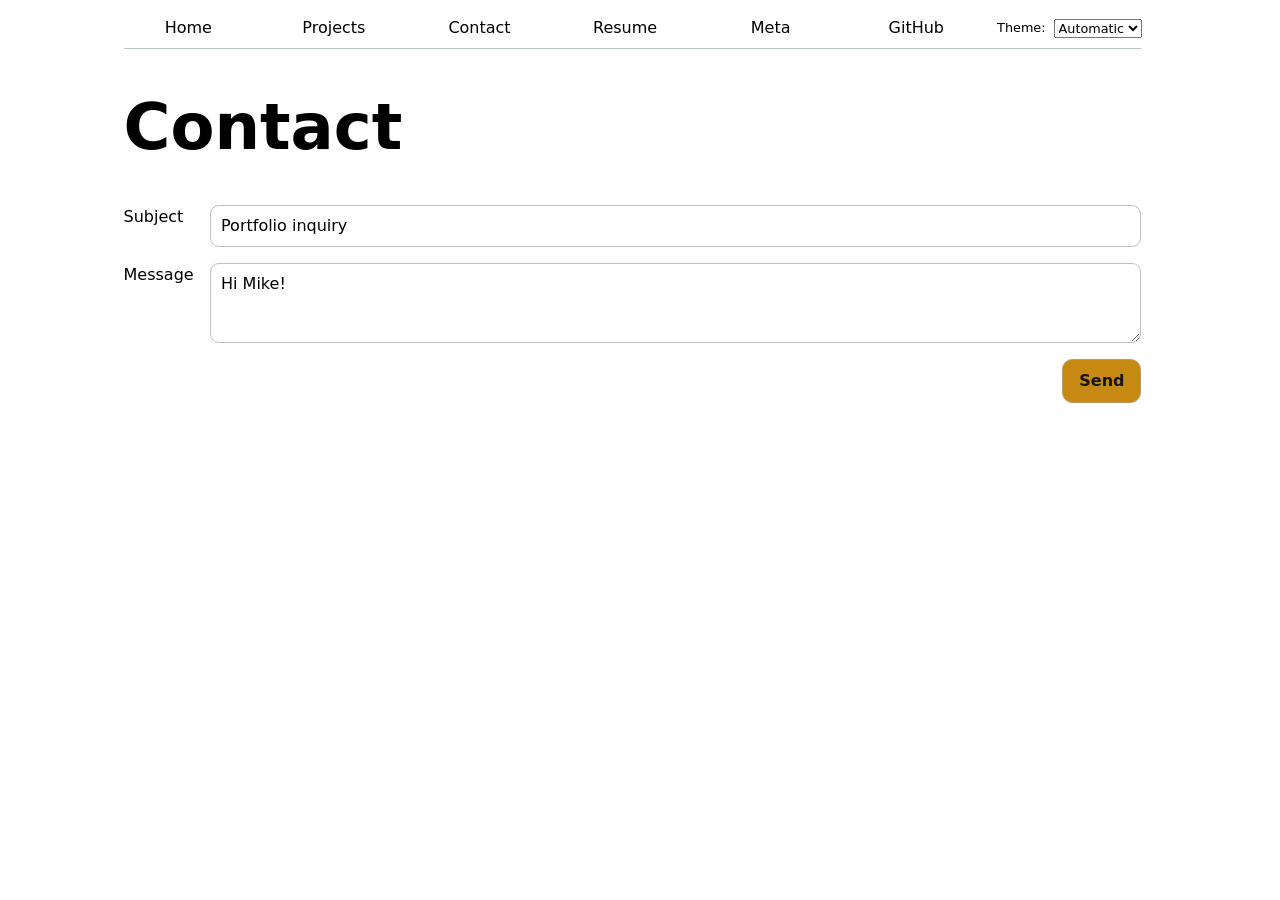
<file: contact/index.html>
<!DOCTYPE html>
<html lang="en">

<head>
    <meta charset="UTF-8">
    <meta name="viewport" content="width=device-width, initial-scale=1.0">
    <title>Contact</title>
    <link rel="stylesheet" href="../style.css">
</head>

<body>
    <h1>Contact</h1>
    <form action="mailto:mikeleeflame@gmail.com" method="GET">
        <label>
            Subject
            <input name="subject" value="Portfolio inquiry">
        </label>
        <label>
            Message
            <textarea name="body" rows="1">Hi Mike!</textarea>
        </label>
        <button>Send</button>
    </form>
    <script type="module" src="../global.js"></script>
</body>

</html>
</file>
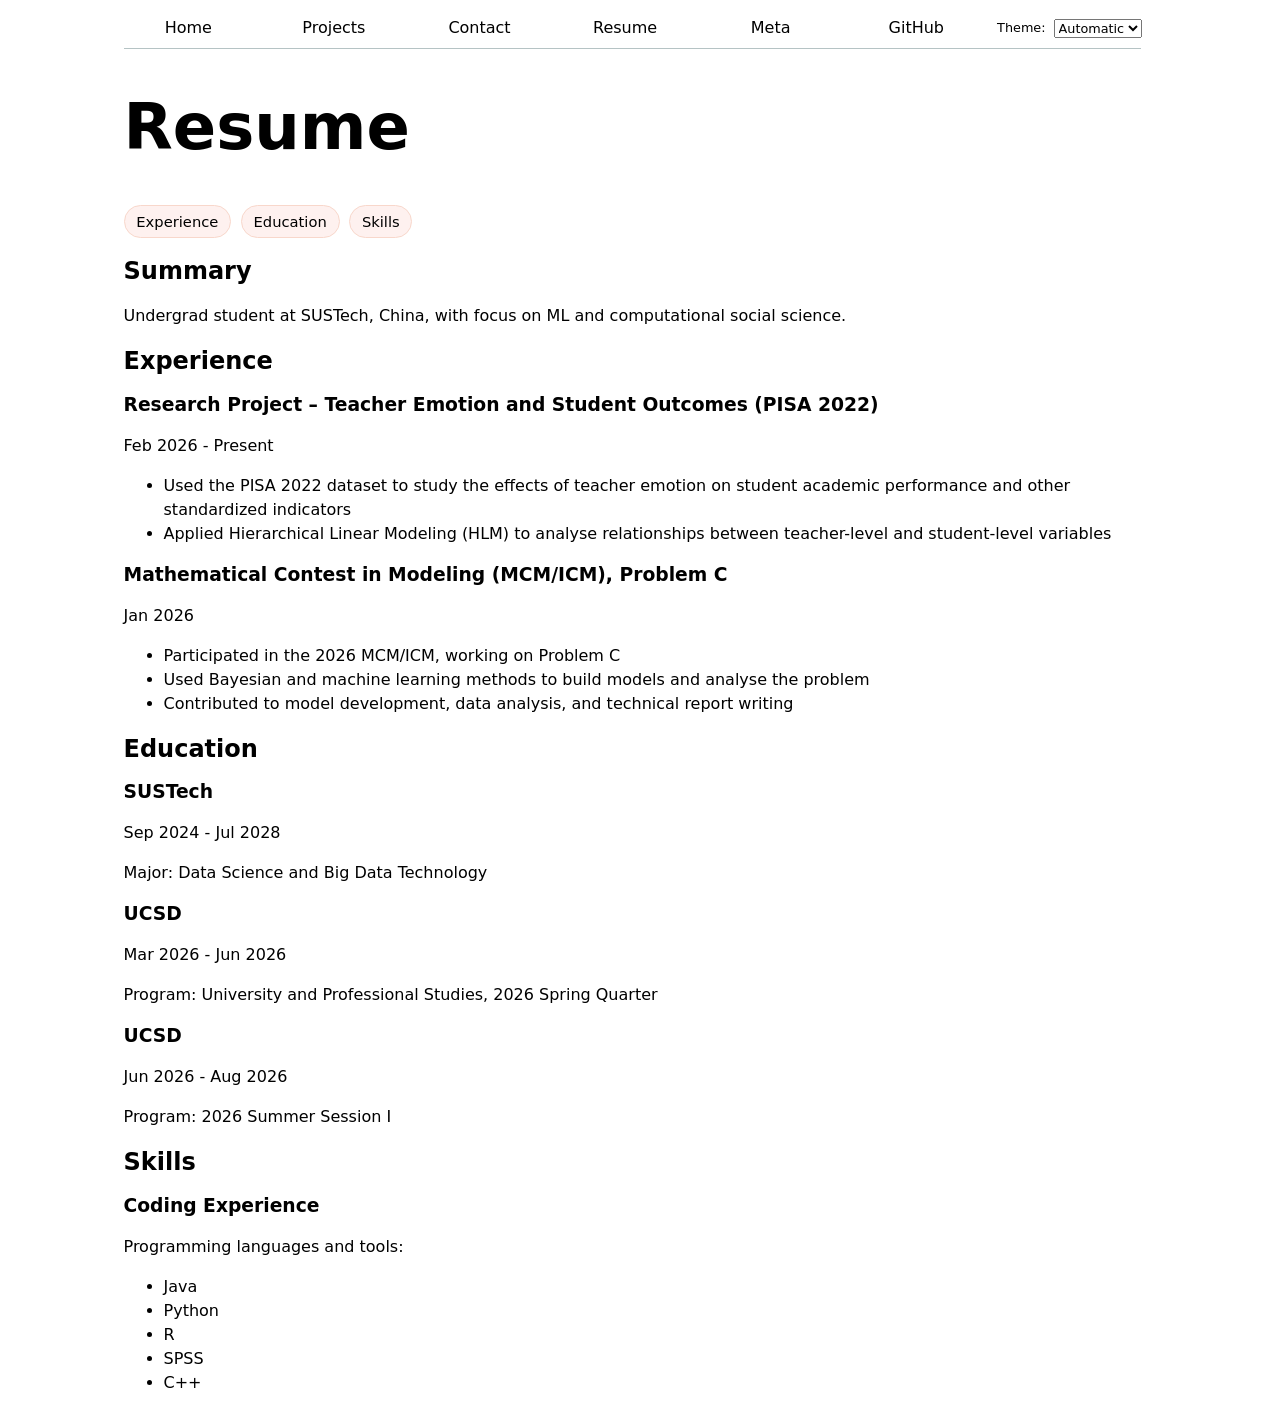
<file: resume/index.html>
<!DOCTYPE html>
<html lang="en">

<head>
    <meta charset="UTF-8">
    <meta name="viewport" content="width=device-width, initial-scale=1.0">
    <title>Resume</title>
    <link rel="stylesheet" href="../style.css">
</head>

<body>
    <header>
        <h1>Resume</h1>
        <p class="section-links">
            <a href="#experience">Experience</a>
            <a href="#education">Education</a>
            <a href="#skills">Skills</a>
        </p>
    </header>

    <section id="summary" aria-labelledby="summary-heading">
        <header>
            <h2 id="summary-heading">Summary</h2>
        </header>
        <p>Undergrad student at SUSTech, China, with focus on ML and computational social science.</p>
    </section>

    <section id="experience" aria-labelledby="experience-heading">
        <header>
            <h2 id="experience-heading">Experience</h2>
        </header>

        <article>
            <header>
                <h3>Research Project – Teacher Emotion and Student Outcomes (PISA 2022)</h3>
                <p>
                    <time datetime="2026-02">Feb 2026</time>
                    -
                    <time>Present</time>
                </p>
            </header>
            <ul>
                <li>Used the PISA 2022 dataset to study the effects of teacher emotion on student academic performance
                    and other standardized indicators</li>
                <li>Applied Hierarchical Linear Modeling (HLM) to analyse relationships between teacher-level and
                    student-level variables</li>
            </ul>
        </article>

        <article>
            <header>
                <h3>Mathematical Contest in Modeling (MCM/ICM), Problem C</h3>
                <p>
                    <time datetime="2026-01">Jan 2026</time>
                </p>
            </header>
            <ul>
                <li>Participated in the 2026 MCM/ICM, working on Problem C</li>
                <li>Used Bayesian and machine learning methods to build models and analyse the problem</li>
                <li>Contributed to model development, data analysis, and technical report writing</li>
            </ul>
        </article>
    </section>

    <section id="education" aria-labelledby="education-heading">
        <header>
            <h2 id="education-heading">Education</h2>
        </header>

        <article>
            <header>
                <h3>SUSTech</h3>
                <p>
                    <time datetime="2024-09">Sep 2024</time>
                    -
                    <time datetime="2028-07">Jul 2028</time>
                </p>
            </header>
            <p>Major: Data Science and Big Data Technology</p>
        </article>

        <article>
            <header>
                <h3>UCSD</h3>
                <p>
                    <time datetime="2026-03">Mar 2026</time>
                    -
                    <time datetime="2026-08">Jun 2026</time>
                </p>
            </header>
            <p>Program: University and Professional Studies, 2026 Spring Quarter</p>
        </article>

        <article>
            <header>
                <h3>UCSD</h3>
                <p>
                    <time datetime="2026-03">Jun 2026</time>
                    -
                    <time datetime="2026-08">Aug 2026</time>
                </p>
            </header>
            <p>Program: 2026 Summer Session I</p>
        </article>
    </section>

    <section id="skills" aria-labelledby="skills-heading">
        <header>
            <h2 id="skills-heading">Skills</h2>
        </header>
        <h3>Coding Experience</h3>
        <p>Programming languages and tools:</p>
        <ul>
            <li>Java</li>
            <li>Python</li>
            <li>R</li>
            <li>SPSS</li>
            <li>C++</li>
        </ul>
    </section>
    <script type="module" src="../global.js"></script>
</body>

</html>
</file>
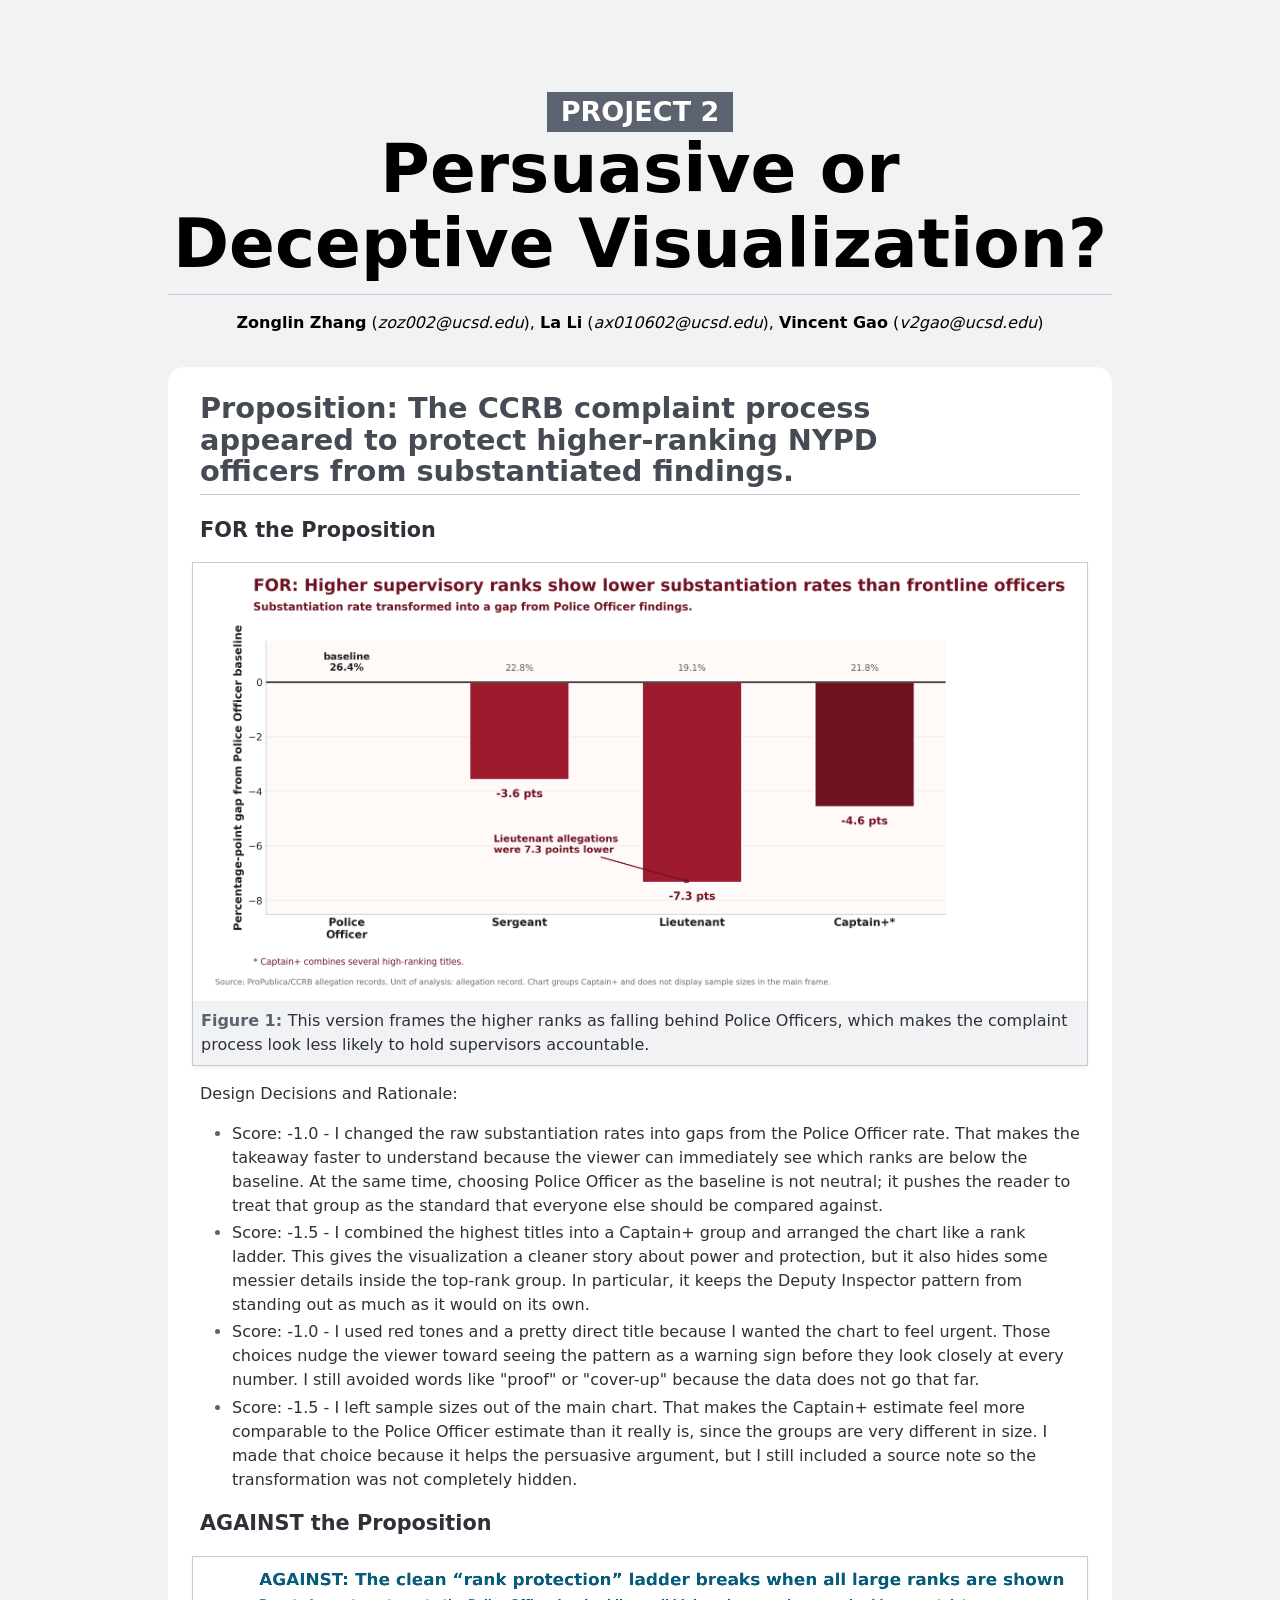
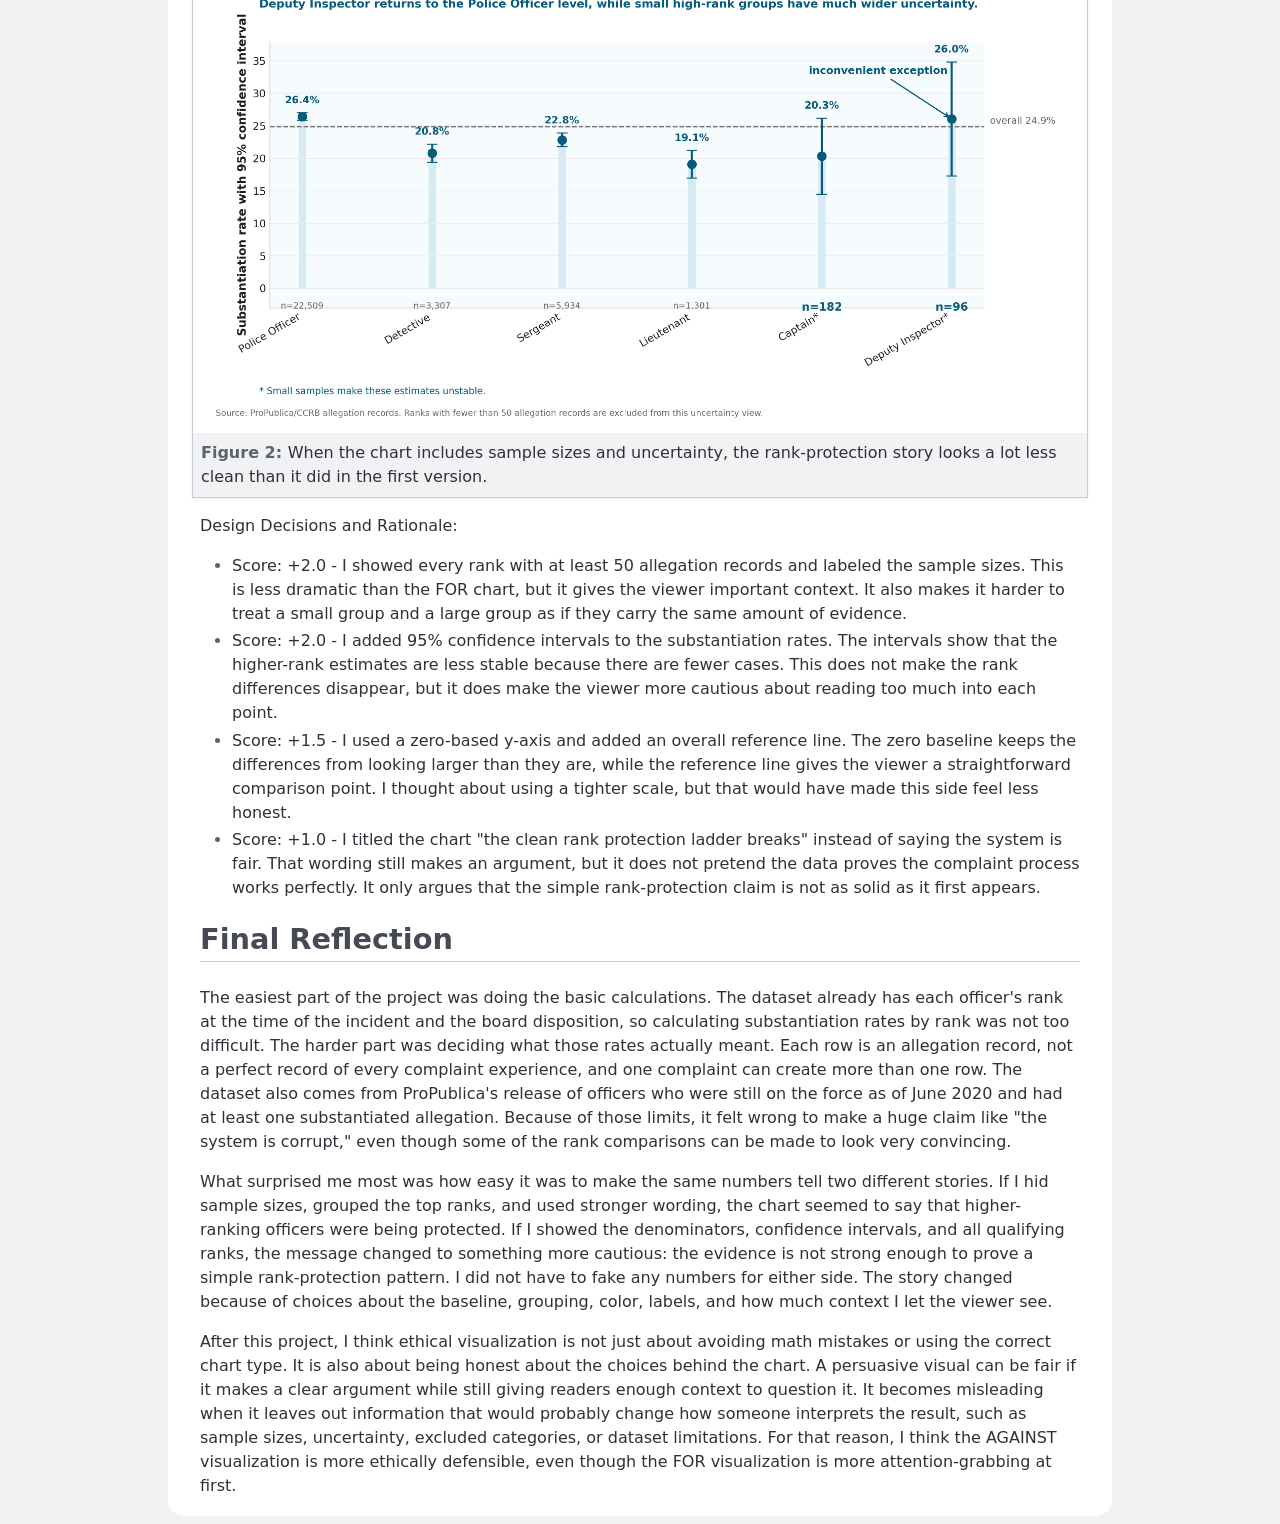
<file: projects/dsc106 proj2/index.html>
<!doctype html>
<html lang="en">

<head>
    <title>Project 2 Report</title>
    <style>
        :root {
            --color-neutral-95: hsl(220 10% 95%);
            --color-neutral-90: hsl(220 10% 90%);
            --color-neutral-80: hsl(220 10% 80%);
            --color-neutral-70: hsl(220 10% 70%);
            --color-neutral-60: hsl(220 10% 60%);
            --color-neutral-50: hsl(220 10% 50%);
            --color-neutral-40: hsl(220 10% 40%);
            --color-neutral-30: hsl(220 10% 30%);
            --color-neutral-20: hsl(220 10% 20%);
            --color-neutral-10: hsl(220 10% 10%);
        }

        html {
            font: 100%/1.5 system-ui;
            counter-reset: figure;
            background: var(--color-neutral-95);
            max-width: min(75vw, 80em);
            margin: 0 auto;
        }

        /* Headings */

        h1,
        h2,
        h3,
        h4,
        h5,
        h6 {
            line-height: 1.1;
            font-weight: 600;
            text-wrap: balance;
        }

        h1,
        h2 {
            border-bottom: 1px solid var(--color-neutral-80);
            padding-bottom: 0.2em;
        }

        h1 {
            margin-block: 1em 0.5rem;
            font-size: clamp(2.5em, 150% + 2vh + 2vw, 10vmin);
            font-weight: 800;

            small {
                display: block;
                width: fit-content;
                padding: 0.2em 0.5em;
                margin-inline: auto;
                color: white;
                background: var(--color-neutral-40);
                font-size: 40%;
                text-transform: uppercase;
                white-space: nowrap;
            }
        }

        h2 {
            font-size: 180%;
            color: var(--color-neutral-30);
        }

        h3 {
            font-size: 130%;
        }

        /* Lists */

        ul,
        ol {
            padding-inline-start: 2em;
        }

        li {
            &::marker {
                color: var(--color-neutral-40);
            }

            +li {
                margin-top: 0.2em;
            }
        }

        /* Sectioning elements */

        header {
            padding-block: 1em;
            text-align: center;
        }

        main {
            background: white;
            color: var(--color-neutral-20);
            border-radius: 1rem;
            padding: 0.1rem 2rem;
        }

        /* Figures */

        figure {
            margin: 1em 0;
            padding: 0.5rem;
            margin-inline: -0.5em;
            border: 1px solid var(--color-neutral-80);
            box-shadow: 0 0.1em 0.2em var(--color-neutral-95);
            text-align: center;
            background: white;

            >figcaption {
                font: 500 75% var(--font-sans);
                background: var(--color-neutral-95);
                padding: 0.5rem;
                margin: -0.5rem;
                margin-top: 0.5rem;
                counter-increment: figure;
                text-align: left;

                &::before {
                    content: "Figure " counter(figure) ": ";
                    font-weight: bold;
                    color: var(--color-neutral-40);
                }

                a:not(:hover, :focus, :active) {
                    color: inherit;
                    text-decoration: underline;
                    text-decoration-color: color-mix(in lab,
                            currentColor,
                            transparent 70%);
                }
            }
        }

            figure img {
                display: block;
                width: min(100%, 54rem);
                max-height: 40rem;
                height: auto;
                margin-inline: auto;
                object-fit: contain;
            }
        </style>
</head>

<body>
    <header>
        <h1>
            <small>Project 2</small>
            Persuasive or Deceptive Visualization?
        </h1>

        <p><strong>Zonglin Zhang</strong> (<em>zoz002@ucsd.edu</em>), <strong>La Li</strong>
            (<em>ax010602@ucsd.edu</em>), <strong>Vincent Gao</strong> (<em>v2gao@ucsd.edu</em>)</p>
    </header>

    <main>
        <h2>Proposition: The CCRB complaint process appeared to protect higher-ranking NYPD officers from substantiated
            findings.</h2>

        <section>
            <h3>FOR the Proposition</h3>

            <figure>
                <img src="assets/for_rank_gap.png"
                    alt="Bar chart showing supervisor-rank substantiation gaps below the Police Officer baseline." />
                <figcaption>This version frames the higher ranks as falling behind Police Officers, which makes the
                    complaint process look less likely to hold supervisors accountable.</figcaption>
            </figure>

            <p>Design Decisions and Rationale:</p>

            <ul>
                <li>Score: -1.0 - I changed the raw substantiation rates into gaps from the Police Officer rate. That
                    makes the takeaway faster to understand because the viewer can immediately see which ranks are below
                    the baseline. At the same time, choosing Police Officer as the baseline is not neutral; it pushes the
                    reader to treat that group as the standard that everyone else should be compared against.</li>
                <li>Score: -1.5 - I combined the highest titles into a Captain+ group and arranged the chart like a rank
                    ladder. This gives the visualization a cleaner story about power and protection, but it also hides
                    some messier details inside the top-rank group. In particular, it keeps the Deputy Inspector pattern
                    from standing out as much as it would on its own.</li>
                <li>Score: -1.0 - I used red tones and a pretty direct title because I wanted the chart to feel urgent.
                    Those choices nudge the viewer toward seeing the pattern as a warning sign before they look closely
                    at every number. I still avoided words like "proof" or "cover-up" because the data does not go that
                    far.</li>
                <li>Score: -1.5 - I left sample sizes out of the main chart. That makes the Captain+ estimate feel more
                    comparable to the Police Officer estimate than it really is, since the groups are very different in
                    size. I made that choice because it helps the persuasive argument, but I still included a source note
                    so the transformation was not completely hidden.</li>
            </ul>
        </section>

        <section>
            <h3>AGAINST the Proposition</h3>

            <figure>
                <img src="assets/against_ci_by_rank.png"
                    alt="Point chart with confidence intervals and sample sizes for substantiation rates by rank." />
                <figcaption>When the chart includes sample sizes and uncertainty, the rank-protection story looks a lot
                    less clean than it did in the first version.</figcaption>
            </figure>

            <p>Design Decisions and Rationale:</p>

            <ul>
                <li>Score: +2.0 - I showed every rank with at least 50 allegation records and labeled the sample sizes.
                    This is less dramatic than the FOR chart, but it gives the viewer important context. It also makes it
                    harder to treat a small group and a large group as if they carry the same amount of evidence.</li>
                <li>Score: +2.0 - I added 95% confidence intervals to the substantiation rates. The intervals show that
                    the higher-rank estimates are less stable because there are fewer cases. This does not make the rank
                    differences disappear, but it does make the viewer more cautious about reading too much into each
                    point.</li>
                <li>Score: +1.5 - I used a zero-based y-axis and added an overall reference line. The zero baseline keeps
                    the differences from looking larger than they are, while the reference line gives the viewer a
                    straightforward comparison point. I thought about using a tighter scale, but that would have made this
                    side feel less honest.</li>
                <li>Score: +1.0 - I titled the chart "the clean rank protection ladder breaks" instead of saying the
                    system is fair. That wording still makes an argument, but it does not pretend the data proves the
                    complaint process works perfectly. It only argues that the simple rank-protection claim is not as
                    solid as it first appears.</li>
            </ul>
        </section>

        <section>
            <h2>Final Reflection</h2>

            <p>The easiest part of the project was doing the basic calculations. The dataset already has each officer's
                rank at the time of the incident and the board disposition, so calculating substantiation rates by rank
                was not too difficult. The harder part was deciding what those rates actually meant. Each row is an
                allegation record, not a perfect record of every complaint experience, and one complaint can create more
                than one row. The dataset also comes from ProPublica's release of officers who were still on the force as
                of June 2020 and had at least one substantiated allegation. Because of those limits, it felt wrong to make
                a huge claim like "the system is corrupt," even though some of the rank comparisons can be made to look
                very convincing.</p>
            <p>What surprised me most was how easy it was to make the same numbers tell two different stories. If I hid
                sample sizes, grouped the top ranks, and used stronger wording, the chart seemed to say that higher-ranking
                officers were being protected. If I showed the denominators, confidence intervals, and all qualifying
                ranks, the message changed to something more cautious: the evidence is not strong enough to prove a simple
                rank-protection pattern. I did not have to fake any numbers for either side. The story changed because of
                choices about the baseline, grouping, color, labels, and how much context I let the viewer see.</p>
            <p>After this project, I think ethical visualization is not just about avoiding math mistakes or using the
                correct chart type. It is also about being honest about the choices behind the chart. A persuasive visual
                can be fair if it makes a clear argument while still giving readers enough context to question it. It
                becomes misleading when it leaves out information that would probably change how someone interprets the
                result, such as sample sizes, uncertainty, excluded categories, or dataset limitations. For that reason, I
                think the AGAINST visualization is more ethically defensible, even though the FOR visualization is more
                attention-grabbing at first.</p>
        </section>
    </main>
</body>

</html>
</file>
<file: style.css>
html {
    --color-accent: oklch(67.629% 0.1373 76.86);
    accent-color: var(--color-accent);
    scrollbar-gutter: stable;
    color-scheme: light dark;
}

body {
    /* Set line height to 1.5 times the font size
	   and use the OS’s UI font as the website font
	 */
    font: 100%/1.5 system-ui;
    max-width: 100ch;
    margin-inline: auto;
    padding-inline: 1rem;
}

nav {
    --border-color: oklch(50% 10% 200 / 40%);
    display: flex;
    flex-wrap: wrap;
    gap: 1rem;
    margin-bottom: 1rem;
    border-bottom: 1px solid var(--border-color);
}

nav a {
    flex: 1;
    padding: 0.5em;
    text-decoration: none;
    color: inherit;
    text-align: center;
}

nav ul,
nav li {
    display: contents;
}

nav a.current {
    font-weight: 700;
    border-bottom: 0.4em solid var(--border-color);
    padding-bottom: 0.1em;
}

nav a:hover {
    border-bottom: 0.4em solid var(--color-accent);
    padding-bottom: 0.1em;
    background-color: color-mix(in oklch, var(--color-accent), canvas 85%);
}

.color-scheme {
    margin-left: auto;
    display: inline-flex;
    align-items: center;
    gap: 0.5rem;
    font-size: 80%;
    z-index: 1;
}

input,
textarea,
button,
select {
    font: inherit;
    box-sizing: border-box;
}

form {
    display: grid;
    grid-template-columns: auto 1fr;
    gap: 1em;
}

label {
    display: grid;
    grid-template-columns: subgrid;
    grid-column: 1 / -1;
}

button {
    grid-column: 1 / -1;
}

form :is(input, textarea) {
    border: 1px solid color-mix(in oklch, canvastext, canvas 80%);
    border-radius: 0.55rem;
    padding: 0.5em 0.65em;
    background-color: canvas;
    color: canvastext;
    transition: border-color 150ms ease, box-shadow 150ms ease, background-color 150ms ease;
}

form :is(input, textarea):focus {
    outline: none;
    border-color: var(--color-accent);
    box-shadow: 0 0 0 3px oklch(from var(--color-accent) 90% 12% h / 0.45);
    background-color: color-mix(in oklch, var(--color-accent), canvas 92%);
}

form textarea {
    resize: vertical;
    min-height: 5em;
}

form button {
    justify-self: end;
    width: auto;
    border: 1px solid oklch(from var(--color-accent) 70% 14% h);
    border-radius: 0.65rem;
    padding: 0.55em 1em;
    background-color: var(--color-accent);
    color: oklch(20% 0 0);
    font-weight: 650;
    cursor: pointer;
    transition: transform 120ms ease, box-shadow 150ms ease, filter 150ms ease;
}

form button:hover {
    filter: brightness(1.03);
    box-shadow: 0 4px 12px oklch(from var(--color-accent) 45% 10% h / 0.25);
}

form button:active {
    transform: translateY(1px);
}

.projects {
    display: grid;
    grid-template-columns: repeat(auto-fill, minmax(15em, 1fr));
    gap: 1em;
}

.chart-layout {
    display: flex;
    align-items: center;
    gap: 2rem;
    margin-block: 2em;
    flex-wrap: wrap;
}

#projects-pie-plot {
    max-width: 20em;
    flex: 0 0 min(20em, 100%);
    overflow: visible;
}

#projects-pie-plot path {
    cursor: pointer;
    transition: 300ms;
}

#projects-pie-plot:has(path:hover) path:not(:hover) {
    opacity: 0.5;
}

.selected {
    --color: #edc948 !important;
}

#projects-pie-plot path.selected {
    fill: var(--color);
    opacity: 1;
}

circle.selected {
    fill: #ff6b6b;
}

@keyframes marching-ants {
    to {
        stroke-dashoffset: -8;
    }
}

.selection {
    fill-opacity: 0.1;
    stroke: canvastext;
    stroke-opacity: 0.7;
    stroke-dasharray: 5 3;
    animation: marching-ants 2s linear infinite;
}

.legend {
    flex: 1;
    display: grid;
    grid-template-columns: repeat(auto-fill, minmax(9em, 1fr));
    gap: 0.85rem 1rem;
    margin: 0;
    padding: 1rem;
    border: 1px solid color-mix(in oklch, canvastext, canvas 80%);
    border-radius: 0.85rem;
    background: color-mix(in oklch, canvas, var(--color-accent) 8%);
    list-style: none;
}

.legend-item {
    display: flex;
    align-items: center;
    gap: 0.5rem;
}

.legend-item.selected {
    background: color-mix(in oklch, var(--color), canvas 85%);
    color: color-mix(in oklch, var(--color), canvastext 35%);
    border-radius: 0.5rem;
    padding-inline: 0.35rem;
}

.swatch {
    width: 1em;
    aspect-ratio: 1 / 1;
    display: inline-block;
    background-color: var(--color);
    border-radius: 0.25rem;
    flex: 0 0 auto;
}

.searchBar {
    width: 100%;
    margin: 0 0 1.5rem;
}

.projects article {
    display: grid;
    grid-template-rows: subgrid;
    grid-row: span 3;
    gap: 0.75rem;
    padding: 1rem;
    border: 1px solid color-mix(in oklch, canvastext, canvas 85%);
    border-radius: 0.85rem;
    background: color-mix(in oklch, var(--color-accent), canvas 92%);
    box-shadow: 0 1px 2px oklch(20% 0 0 / 0.08);
    transition: transform 180ms ease, box-shadow 180ms ease;
}

.projects h2 {
    margin: 0;
    font-size: 1.1rem;
}

.projects p {
    margin: 0;
}

.project-content {
    display: grid;
    gap: 0.35rem;
}

.project-year {
    font-family: Baskerville, "Times New Roman", serif;
    font-variant-numeric: oldstyle-nums;
    color: color-mix(in oklch, canvastext, canvas 35%);
}

.projects img {
    width: 100%;
    aspect-ratio: 16 / 9;
    object-fit: cover;
    border-radius: 0.55rem;
    background: color-mix(in oklch, var(--color-accent), canvas 88%);
}

.projects article:hover {
    transform: translateY(-2px);
    box-shadow: 0 8px 18px oklch(20% 0 0 / 0.12);
}

.projects article.project-link {
    cursor: pointer;
}

.projects article.project-link:focus-visible {
    outline: 3px solid var(--color-accent);
    outline-offset: 3px;
}

.stats,
#profile-stats dl {
    display: grid;
    grid-template-columns: repeat(auto-fit, minmax(8rem, 1fr));
    gap: 0.25rem 0.75rem;
    margin: 0;
}

.stats dt,
#profile-stats dt {
    grid-row: 1;
    font-weight: 650;
}

.stats dd,
#profile-stats dd {
    grid-row: 2;
    margin: 0;
}

.commit-filter {
    display: flex;
    align-items: baseline;
    gap: 0.75rem;
    margin-block: 1rem;
}

.commit-filter time {
    white-space: nowrap;
}

#files {
    display: grid;
    grid-template-columns: 1fr 4fr;
    gap: 0.25rem 1rem;
    margin-block: 1rem;
}

#files > div {
    grid-column: 1 / -1;
    display: grid;
    grid-template-columns: subgrid;
}

.file-row {
    will-change: transform;
}

#files dt {
    grid-column: 1;
}

#files small {
    display: block;
    margin-top: 0.15rem;
    opacity: 0.65;
    font-size: 0.85em;
}

#files dd {
    grid-column: 2;
    display: flex;
    flex-wrap: wrap;
    align-items: start;
    align-content: start;
    gap: 0.15em;
    padding-top: 0.6em;
    margin: 0;
}

.loc {
    display: flex;
    width: 0.5em;
    aspect-ratio: 1;
    background: var(--color);
    border-radius: 50%;
    transition: 200ms;

    @starting-style {
        opacity: 0;
        transform: scale(0);
    }
}

#scrolly-1,
#scrolly-2 {
    position: relative;
    display: flex;
    gap: 1rem;
    margin-block: 2rem 6rem;
}

#scrolly-1 > *,
#scrolly-2 > * {
    flex: 1;
}

#scatter-story,
#files-story {
    position: relative;
    font-size: 0.95rem;
    line-height: 1.35;
}

#scatter-plot,
#files-plot {
    position: sticky;
    top: 0;
    left: 0;
    bottom: auto;
    align-self: start;
}

#chart svg {
    display: block;
    width: 100%;
    max-height: 62vh;
}

#files-plot {
    max-height: none;
    overflow: visible;
}

.step {
    padding-bottom: 1.4rem;
}

#scatter-story .step:last-child {
    padding-bottom: 90vh;
}

#files-story .step:last-child {
    padding-bottom: 90vh;
}

.step p {
    margin: 0;
}

.gridlines line {
    stroke-opacity: 0.45;
}

.gridlines path {
    stroke: none;
}

dl.info {
    display: grid;
    grid-template-columns: max-content 1fr;
    gap: 0.25rem 0.75rem;
    margin: 0;
    transition-duration: 500ms;
    transition-property: opacity, visibility;
}

dl.info[hidden]:not(:hover, :focus-within) {
    opacity: 0;
    visibility: hidden;
}

dl.info dt {
    color: color-mix(in oklch, canvastext, canvas 35%);
}

dl.info dd {
    margin: 0;
    font-weight: 650;
}

.tooltip {
    position: fixed;
    z-index: 10;
    padding: 0.75rem;
    border: 1px solid color-mix(in oklch, canvastext, canvas 80%);
    border-radius: 0.5rem;
    background: color-mix(in oklch, canvas, transparent 8%);
    backdrop-filter: blur(0.45rem);
    box-shadow: 0 0.5rem 1.5rem oklch(20% 0 0 / 0.14);
}

circle {
    transition: 200ms;
    transform-origin: center;
    transform-box: fill-box;

    @starting-style {
        r: 0;
    }
}

circle:hover {
    transform: scale(1.5);
}

h1,
h2,
h3,
h4,
h5,
h6 {
    line-height: 1.1;
    text-wrap: balance;
}

h1 {
    font-size: 400%;
}

.section-links {
    display: flex;
    flex-wrap: wrap;
    gap: 0.6rem;
    margin-block: 0.75rem 1.25rem;
}

.section-links a {
    text-decoration: none;
    color: inherit;
    border: 1px solid color-mix(in oklch, var(--color-accent), canvas 70%);
    background-color: color-mix(in oklch, var(--color-accent), canvas 90%);
    border-radius: 999px;
    padding: 0.3em 0.8em;
    font-size: 0.92rem;
}

.section-links a:hover {
    background-color: color-mix(in oklch, var(--color-accent), canvas 80%);
    border-color: var(--color-accent);
}
</file>
